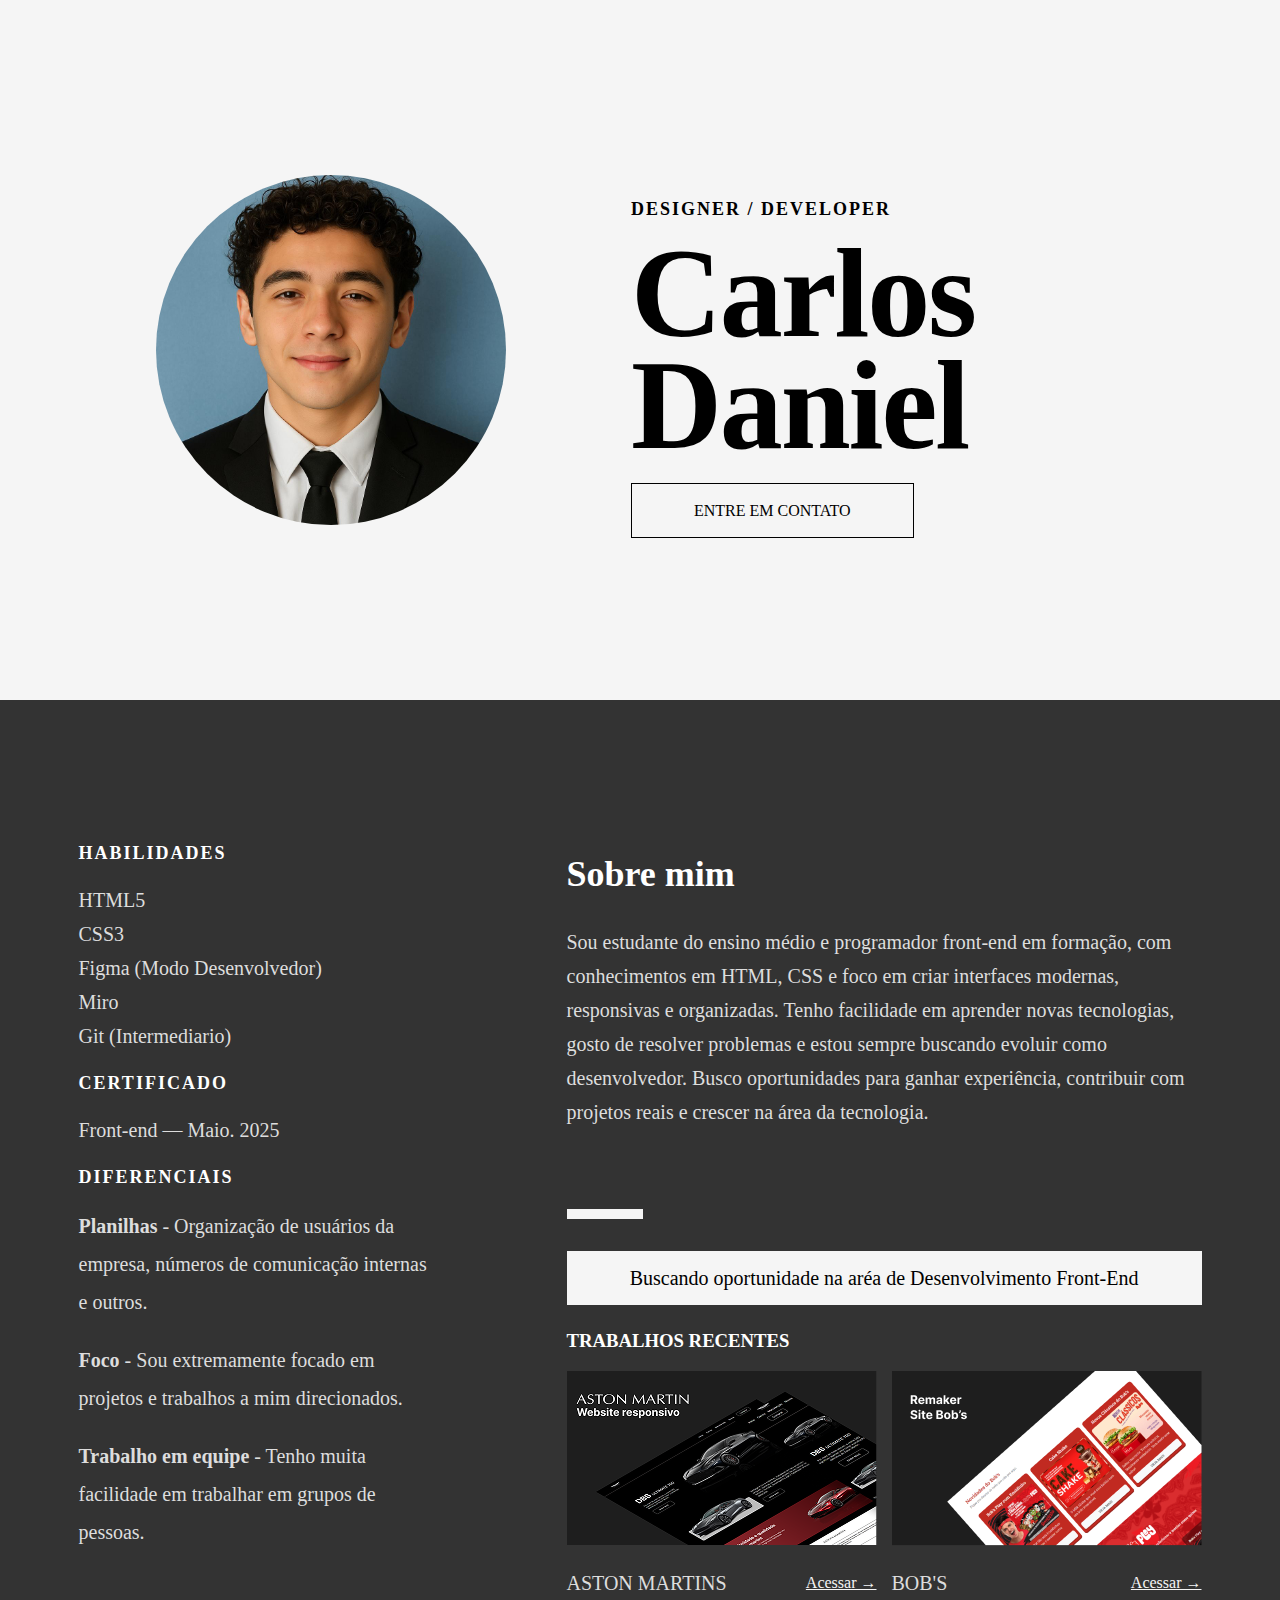
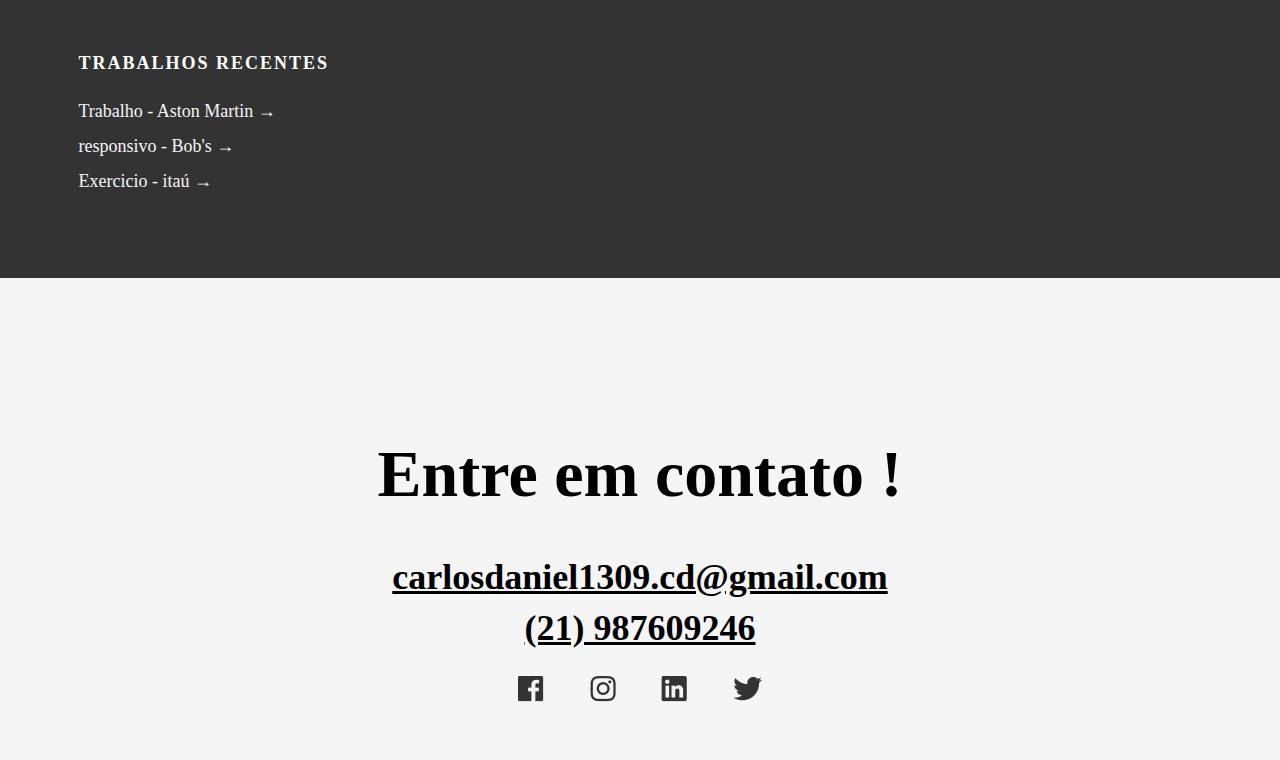
<file: index.html>
<html>
<head>
  <meta charset="UTF-8">
  <meta name="viewport" content="width=device-width, initial-scale=1.0">
  <title>Sobre Mim</title>
  <link rel="stylesheet" href="css/estilo.css">
</head>
<body>
  <header>
    <div class="container">
      <div class="imagem_perfil">
        <img src="Imagens/foto_curriculo.jpg" alt="Foto de perfil">
      </div>
      <div class="inicio">
        <h3>Designer / Developer</h3>
        <h1>Carlos Daniel</h1>
        <a href="https://w.app/nvgsja" target="_blank">ENTRE EM CONTATO</a>
      </div>
    </div>
  </header>
  <section>
    <div class="coluna-esquerda">
      <div class="habilidades">
        <h3>HABILIDADES</h3>
        <ul>
          <li>HTML5</li>
          <li>CSS3</li>
          <li>Figma (Modo Desenvolvedor)</li>
          <li>Miro</li>
          <li>Git (Intermediario)</li>
        </ul>
      </div>
      <div class="premiacoes">
        <h3>CERTIFICADO</h3>
        <ul>
          <li>Front-end — Maio. 2025</li>
        </ul>
      </div>
      <div class="caracteristicas">
        <h3>DIFERENCIAIS</h3>
        <ul>
          <li><b>Planilhas</b> - Organização de usuários da empresa, números de comunicação internas e outros.</li>
          <li><b>Foco</b> - Sou extremamente focado em projetos e trabalhos a mim direcionados.</li>
          <li><b>Trabalho em equipe</b> - Tenho muita facilidade em trabalhar em grupos de pessoas.</li>
          <!-- <li><b>Bold, yet practical </b> - I know when to push the boundaries vs. when to embrace simplicity to meet multiple deadlines.</li> -->
        </ul>
      </div>
      <div class="trabalhos-recentes">
        <h3>TRABALHOS RECENTES</h3>
        <ul>
            <li><a class="link-button" href="trabalhos/aston/index.html" target="_blank">Trabalho - Aston Martin →</a></li>
            <li><a class="link-button" href="trabalhos/Responsivo 3/index.html" target="_blank">responsivo - Bob's →</a></li>
            <li><a class="link-button" href="trabalhos/Aula 15/index.html" target="_blank">Exercicio - itaú →</a></li>
        </ul>
      </div>
    </div>
    <div class="coluna-direita">
      <div class="meu">
        <h2>Sobre mim</h2>
        <p>Sou estudante do ensino médio e programador front-end em formação, com conhecimentos em HTML, CSS e foco em criar interfaces modernas, responsivas e organizadas. Tenho facilidade em aprender novas tecnologias, gosto de resolver problemas e estou sempre buscando evoluir como desenvolvedor. Busco oportunidades para ganhar experiência, contribuir com projetos reais e crescer na área da tecnologia.</p>
        <div class="barra_destaque"></div>
      </div>
      <!-- <div class="experiencia">
        <h2>Experiência</h2>
        <div class="cartao">-->
            <div class="buscando">
                <p>Buscando oportunidade na aréa de Desenvolvimento Front-End</p>
            </div>
          <!--<div class="detalhes_experiencia">
            <h3>Front-End Developer — Dropbox</h3>
            <h4>Mar. 2020 - Present</h4>
          </div>
          <p>Describe your responsibilities.  Tum dicere exorsus est cur verear, ne ad id omnia referri oporteat, ipsum per se ipsam voluptatem, quia consequuntur magni dolores eos, qui blanditiis praesentium voluptatum deleniti atque insitam in ea quid est eligendi optio, cumque nihil ut ipsi auctori huius disciplinae placet: constituam, quid.</p>
        </div>
        <div class="cartao">
          <div class="detalhes_experiencia">
            <h3>Visual Designer — OutboundEngine</h3>
            <h4>Sept. 2017 - Mar. 2020</h4>
          </div>
          <p>Describe your responsibilities.  Tum dicere exorsus est cur verear, ne ad id omnia referri oporteat, ipsum per se ipsam voluptatem, quia consequuntur magni dolores eos, qui blanditiis praesentium voluptatum deleniti atque insitam in ea quid est eligendi optio, cumque nihil ut ipsi auctori huius disciplinae placet: constituam, quid.</p>
        </div>
        <div class="cartao">
          <div class="detalhes_experiencia">
            <h3>Lead Designer — Scrypt, Inc.</h3>
            <h4>Jun. 2014 - Set. 2017</h4>
          </div>
          <p>Describe your responsibilities.  Tum dicere exorsus est cur verear, ne ad id omnia referri oporteat, ipsum per se ipsam voluptatem, quia consequuntur magni dolores eos, qui blanditiis praesentium voluptatum deleniti atque insitam in ea quid est eligendi optio, cumque nihil ut ipsi auctori huius disciplinae placet: constituam, quid.</p>
        </div>
        <div class="cartao">
          <div class="detalhes_experiencia">
            <h3>UI Designer — Pinger Inc.</h3>
            <h4>Jun. 2014 - Sept. 2017</h4>
          </div>
          <p>Describe your responsibilities.  Tum dicere exorsus est cur verear, ne ad id omnia referri oporteat, ipsum per se ipsam voluptatem, quia consequuntur magni dolores eos, qui blanditiis praesentium voluptatum deleniti atque insitam in ea quid est eligendi optio, cumque nihil ut ipsi auctori huius disciplinae placet: constituam, quid.</p>
        </div>
      </div>
      <div class="formacao">
        <div class="barra_destaque"></div>
        <h2>Educação</h2>
        <div class="detalhes_formacao">
          <h3>ENSINO MEDIO — CURSANDO</h3>
          <h4>Cursando</h4>
        </div>
        <div class="detalhes_formacao">
            <h3>DESENVOLVEDOR FRONT-END — SENAI BARRETO</h3>
            <h4>Maio 2025</h4>
          </div>
      </div>
    </div> -->
    <div class="trabalhos-recentes2">
      <h3>TRABALHOS RECENTES </h3>
        </div>
        <div class="botaoimagem">
          <div class="div1">
          <a href="trabalhos/aston/index.html" target="_blank"><img src="Imagens/simplewebsite.png" alt="FotoTrabalhos"></a>
          <ul>
          <li><p>ASTON MARTINS</p></li>
          <li><a href="trabalhos/aston/index.html" target="_blank">Acessar →</a></li>
          </ul>
          </div>
          <div class="div2">
          <a href="trabalhos/Responsivo 3/index.html" target="_blank>"><img src="Imagens/Group 15.png" alt="FotoTrabalhos"></a>
          <ul>
          <li><p>BOB'S</p></li>
          <li><a href="trabalhos/Responsivo 3/index.html" target="_blank">Acessar →</a></li>
          </ul>
          </div>
      </div>
    </div>
  </section>
  <footer>
    <div class="conteudo">
      <h2>Entre em contato !</h2>
      <div class="tell">
        <h3><a href="mailto: --carlosdaniel1309.cd@gmail.com">carlosdaniel1309.cd@gmail.com</a></h3>
        <a href="tel: +552198760-9246">(21) 987609246</a>
      </div>
      <div class="redes">
        <a href="#" target="_blank"><img src="Imagens/facebook (1).png" alt="Facebook"></a>
        <a href="#" target="_blank"><img src="Imagens/instagram (1).png" alt="Instagram"></a>
        <a href="#" target="_blank"><img src="Imagens/linkedin (1).png" alt="LinkedIn"></a>
        <a href="#" target="_blank"><img src="Imagens/twitter (1).png" alt="Twitter"></a>
      </div>
    </div>
  </footer>

</body>
</html>
</file>
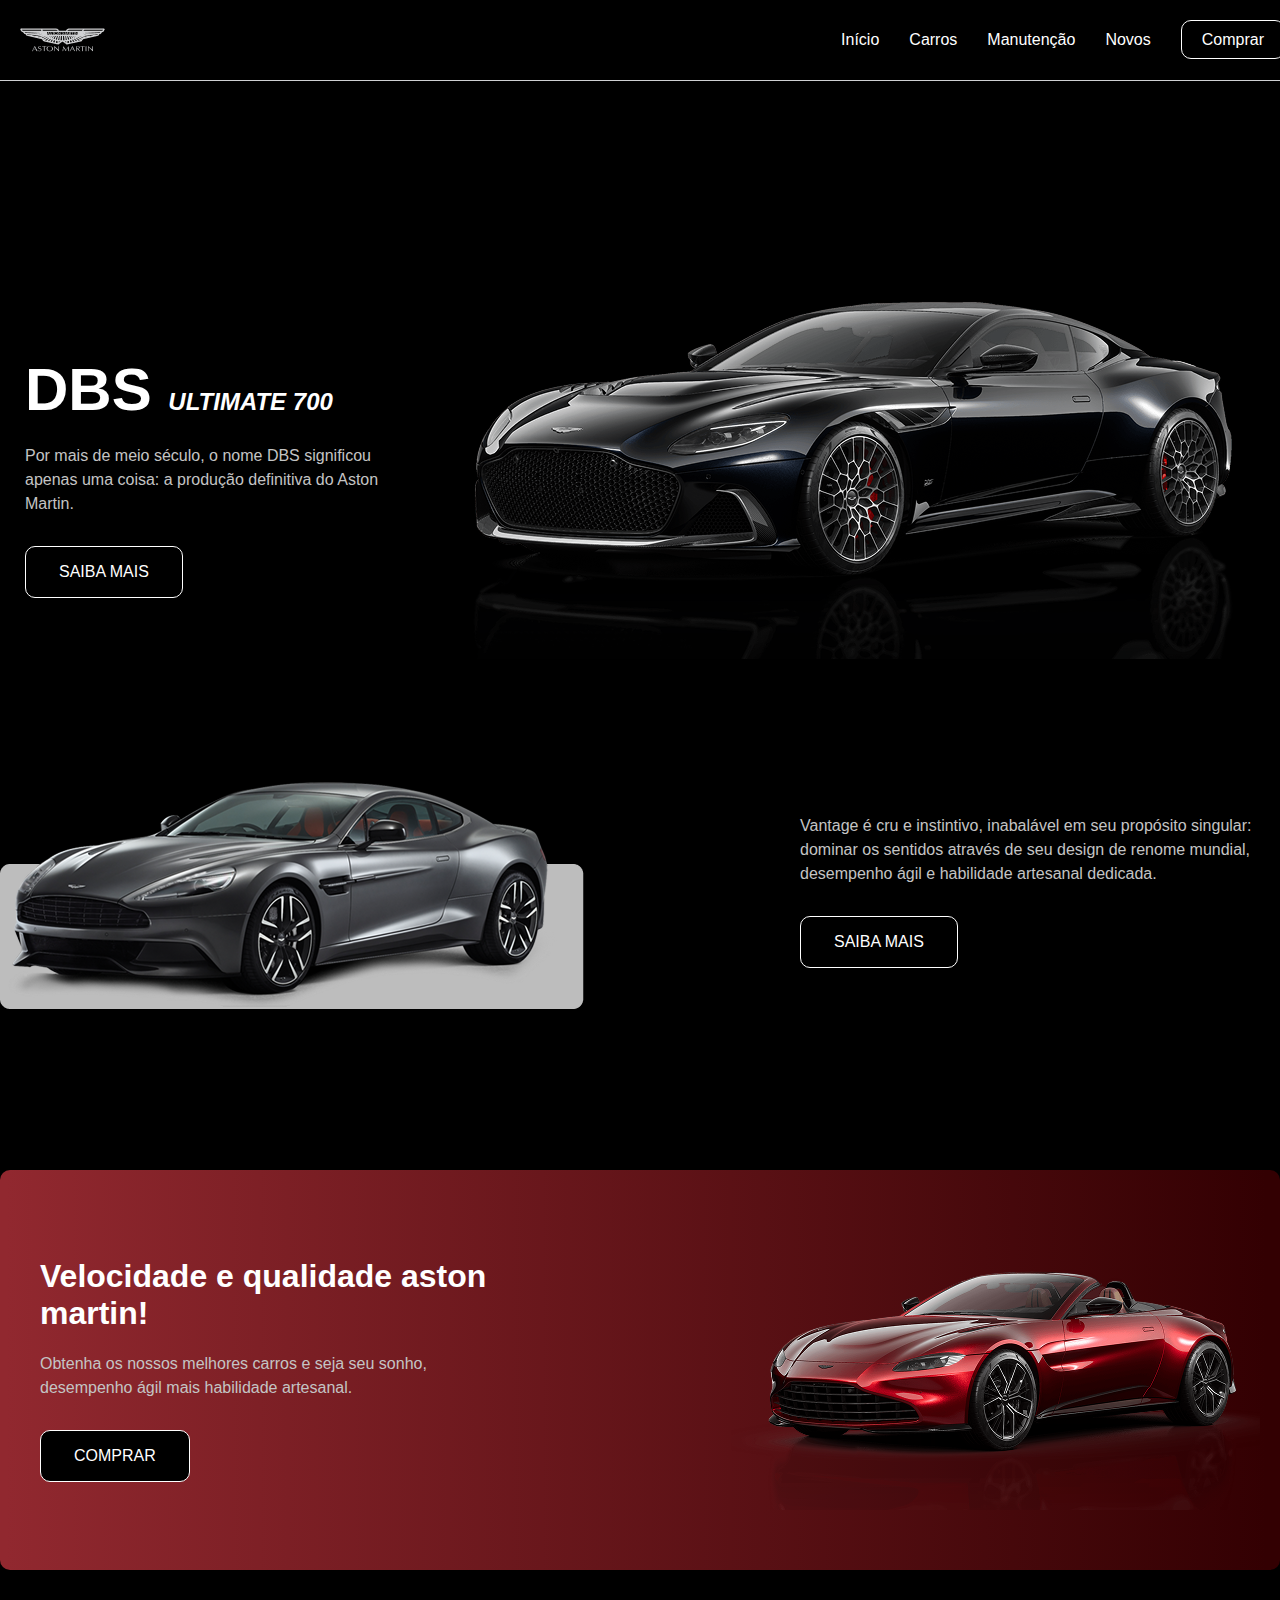
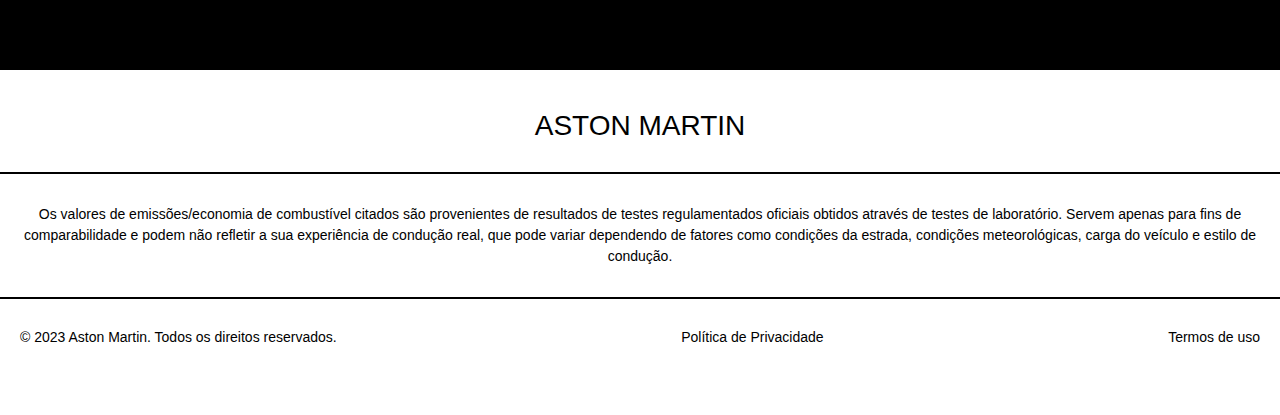
<file: trabalhos/aston/index.html>
<html>
    <head>
        <meta charset="UTF-8">
        <meta name="viewport" content="width=device-width, initial-scale=1.0">
        <title>Projeto Final</title>
        <link rel="stylesheet" href="css/estilo.css">
        <link rel="stylesheet" href="font/">
    </head>

<body>
    <header>
        <div class="cabecalho">
            <div class="img">
                <img src="imagem/logo.png" alt="logo_Aston Martin">
            </div>

            <div class="botoes_cabecalho">
                <ul>
                    <li><a class="btn" href="#">Início</a></li>
                    <li><a class="btn" href="#">Carros</a></li>
                    <li><a class="btn" href="#">Manutenção</a></li>
                    <li><a class="btn" href="#">Novos</a></li>
                    <li><a class="btn_comprar_cabecalho" href="#">Comprar</a></li>
                </ul>
            </div>
        </div>
    </header>

    <section>
        <div class="block1">
            <div class="block1_card">
                <h2><span class="destaque1">DBS</span> <span class="destaque2">ULTIMATE 700</span></h2>
                <p>Por mais de meio século, o nome DBS significou apenas uma coisa: a produção definitiva do Aston Martin.</p>
                <div class="btn1">
                    <a href="#" target="_blank">SAIBA MAIS</a>
                </div>
            </div>
            <div>
                <img src="imagem/Martin.png" alt="Aston Martin DBS Ultimate 700">
            </div>
        </div>

        <div class="block2">
            <div>
                <img src="imagem/carro2.png" alt="Aston Martin Vantage">
            </div>
            <div class="block2_card">
                <p>Vantage é cru e instintivo, inabalável em seu propósito singular: dominar os sentidos através de seu design de renome mundial, desempenho ágil e habilidade artesanal dedicada.</p>
                <div class="btn1">
                    <a href="#" target="_blank">SAIBA MAIS</a>
                </div>
            </div>
        </div>

        <div class="block3">
            <div class="block3_text">
                <h2>Velocidade e qualidade aston martin!</h2>
                <p>Obtenha os nossos melhores carros e seja seu sonho, desempenho ágil mais habilidade artesanal.</p>
                <a class="btn2" href="#" target="_blank">COMPRAR</a>
            </div>
            <div class="block3_img">
                <img src="imagem/carro3.png" alt="Aston Martin Vermelho">
            </div>
        </div>
    </section>

    <footer>
        <h2>ASTON MARTIN</h2>
        <div class="text_footer">
            <p>Os valores de emissões/economia de combustível citados são provenientes de resultados de testes regulamentados oficiais obtidos através de testes de laboratório. Servem apenas para fins de comparabilidade e podem não refletir a sua experiência de condução real, que pode variar dependendo de fatores como condições da estrada, condições meteorológicas, carga do veículo e estilo de condução.</p>
        </div>

        <div class="text2_footer">
            <p>© 2023 Aston Martin. Todos os direitos reservados.</p>
            <p><a href="#">Política de Privacidade</a></p>
            <p><a href="#">Termos de uso</a></p>
        </div>
    </footer>
</body>
</html>
</file>
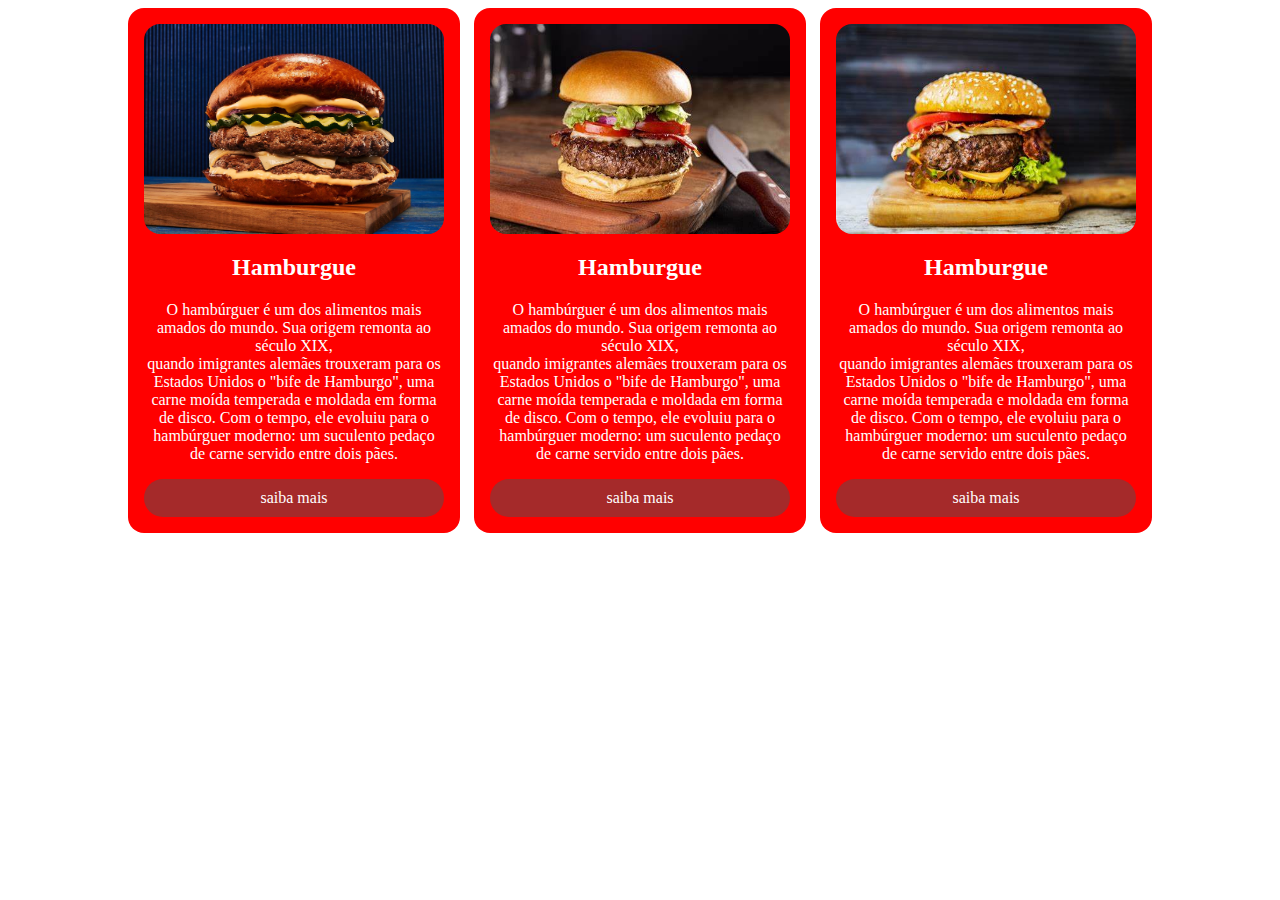
<file: trabalhos/Aula 13/index.html>
<html>
	<head>
			<meta charset="utf-8">
			<title>Card-Hambúrgue</title>
			<link rel="stylesheet" href="css/estilo.css">
	</head>
	<body>
			<div class="container">

			   <div class="box">
				   <img src="imagem/R.jpg">
				   <h2>Hamburgue</h2>
				   <p>O hambúrguer é um dos alimentos mais amados do mundo. Sua origem remonta ao século XIX,<br> quando imigrantes alemães trouxeram para os Estados Unidos o "bife de Hamburgo", uma carne moída temperada e moldada em forma de disco. Com o tempo, ele evoluiu para o hambúrguer moderno: um suculento pedaço de carne servido entre dois pães.</p>
				   <a href="" target="_blank" class="botao">saiba mais</a>
			   </div>

			   <div class="box">
				  <img src="imagem/OIP (2).jpg">
				  <h2>Hamburgue</h2>
				  <p>O hambúrguer é um dos alimentos mais amados do mundo. Sua origem remonta ao século XIX,<br> quando imigrantes alemães trouxeram para os Estados Unidos o "bife de Hamburgo", uma carne moída temperada e moldada em forma de disco. Com o tempo, ele evoluiu para o hambúrguer moderno: um suculento pedaço de carne servido entre dois pães.</p>
				  <a href="" target="_blank" class="botao">saiba mais</a>
			  </div>

			   <div class="box">
				  <img src="imagem/OIP (1).jpg">
				  <h2>Hamburgue</h2>
				  <p>O hambúrguer é um dos alimentos mais amados do mundo. Sua origem remonta ao século XIX,<br> quando imigrantes alemães trouxeram para os Estados Unidos o "bife de Hamburgo", uma carne moída temperada e moldada em forma de disco. Com o tempo, ele evoluiu para o hambúrguer moderno: um suculento pedaço de carne servido entre dois pães.</p>
				  <a href="" target="_blank" class="botao">saiba mais</a>
			   </div>

			</div>
	</body>
</html>
</file>
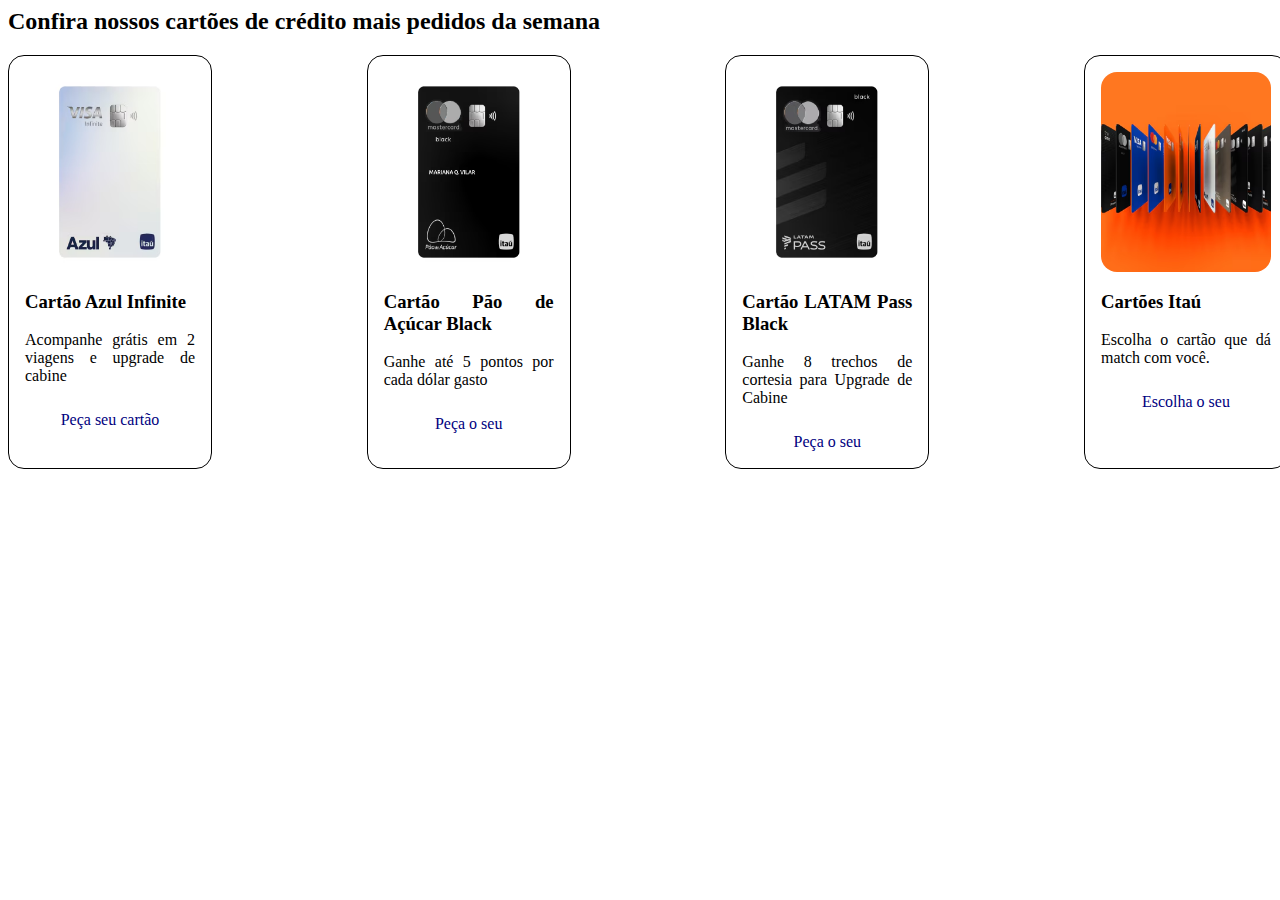
<file: trabalhos/Aula 14/index.html>
<html>

	<head>
		<meta charset="utf-8">
		<title>Itaú</title>
		<link rel="stylesheet" href="estilo.css">
	</head>

	<body>
		<h2>Confira nossos cartões de crédito mais pedidos da semana</h2>
		<div class="container">
			<div class="box">
				<img src="imagem/cartao 1.png">
				<h3>Cartão Azul Infinite</h3>
				<p>Acompanhe grátis em 2 viagens e upgrade de cabine</p>
				<a class="btn" href="">Peça seu cartão</a>
			</div>
			<div class="box">
				<img src="imagem/cartao 2.png">
				<h3>Cartão Pão de Açúcar Black</h3>
				<p>Ganhe até 5 pontos por cada dólar gasto</p>
				<a class="btn" href="">Peça o seu</a>
			</div>
			<div class="box">
				<img src="imagem/cartao 3.png">
				<h3>Cartão LATAM Pass Black</h3>
				<p>Ganhe 8 trechos de cortesia para Upgrade de Cabine</p>
				<a class="btn" href="">Peça o seu</a>
			</div>
			<div class="box">
				<img src="imagem/cartao 4.png">
				<h3>Cartões Itaú</h3>
				<p>Escolha o cartão que dá match com você.</p>
				<a class="btn" href="">Escolha o seu</a>
			</div>
		</div>
	</body>

</html>
</file>
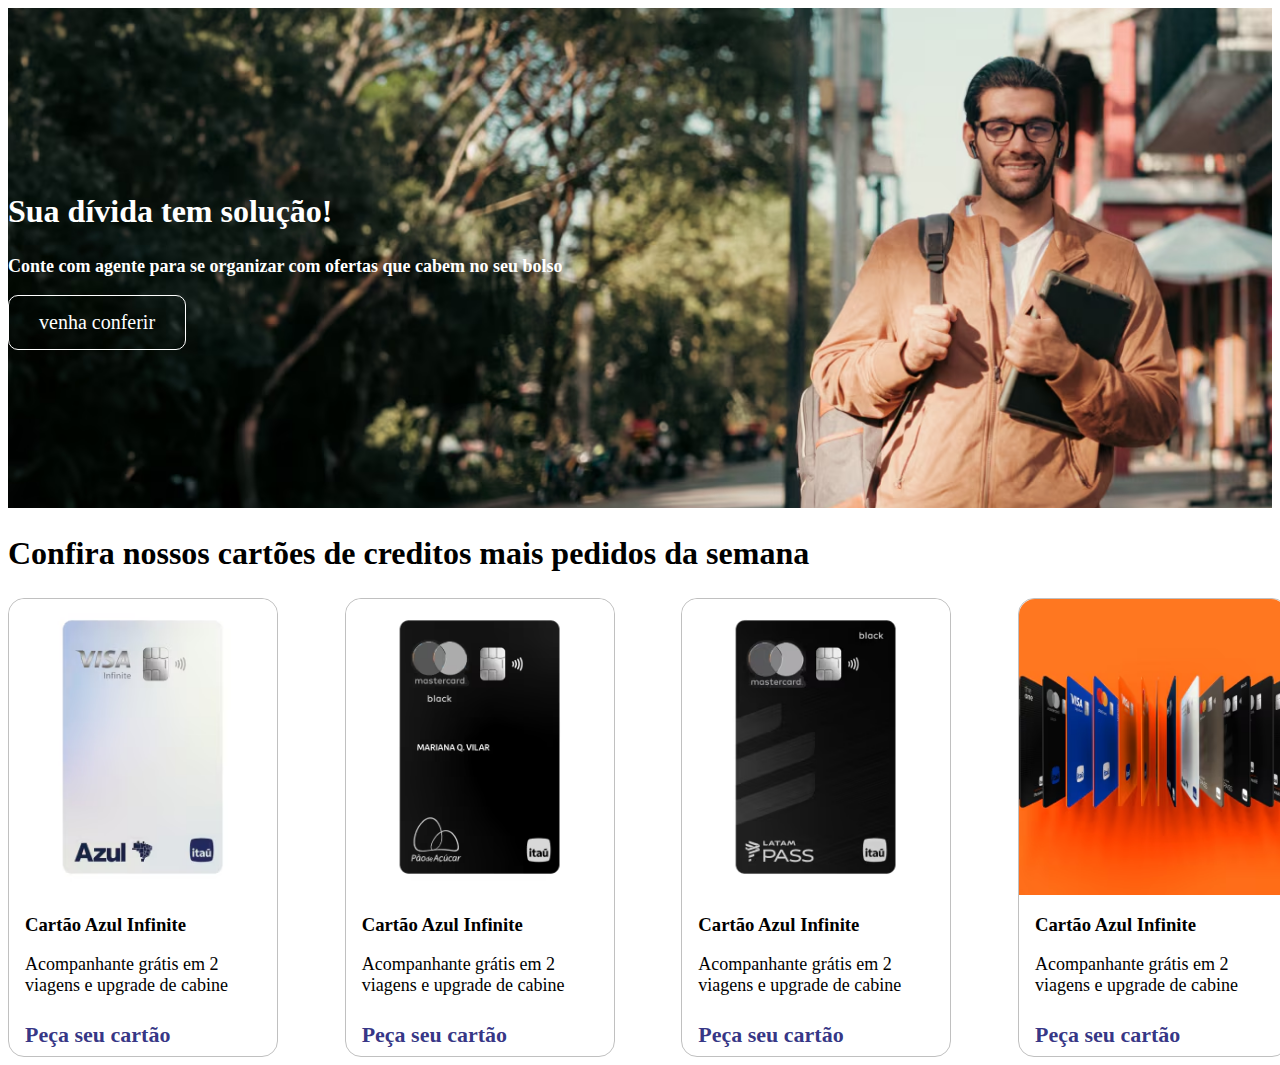
<file: trabalhos/Aula 15/index.html>
<html>
<head>
    <meta charset="UTF-8">
    <title>Itaú</title>
    <link rel="stylesheet" href="estilo.css">
</head>
<body>
    <div id="banner">
        <div class="container">
            <div class="content">
                <h2>Sua dívida tem solução!</h2>
                <p>Conte com agente para se organizar com ofertas que cabem no seu bolso</p>
                <a class="btn" href="#">venha conferir</a>
            </div>
        </div>
    </div>
    <div class="section">
        <div class="container">
            <h2>Confira nossos cartões de creditos mais pedidos da semana</h2>
        </div>
        <div class="container">
            <div class="card">
                <img src="images/01.avif" alt="">
                <div class="content">
                    <h3>Cartão Azul Infinite</h3>
                    <p>Acompanhante grátis em 2 viagens e upgrade de cabine</p>
                </div>
                <div class="content">
                    <a class="btn-secound" href="#">Peça seu cartão</a>
                </div>
            </div>
            <div class="card">
                <img src="images/02.avif" alt="">
                <div class="content">
                    <h3>Cartão Azul Infinite</h3>
                    <p>Acompanhante grátis em 2 viagens e upgrade de cabine</p>
                </div>
                <div class="content">
                    <a class="btn-secound" href="#">Peça seu cartão</a>
                </div>
            </div>
            <div class="card">
                <img src="images/03.avif" alt="">
                <div class="content">
                    <h3>Cartão Azul Infinite</h3>
                    <p>Acompanhante grátis em 2 viagens e upgrade de cabine</p>
                </div>
                <div class="content">
                    <a class="btn-secound" href="#">Peça seu cartão</a>
                </div>
            </div>
            <div class="card">
                <img src="images/04.avif" alt="">
                <div class="content">
                    <h3>Cartão Azul Infinite</h3>
                    <p>Acompanhante grátis em 2 viagens e upgrade de cabine</p>
                </div>
                <div class="content">
                    <a class="btn-secound" href="#">Peça seu cartão</a>
                </div>
            </div>
        </div>
    </div>
</body>
</html>
</file>
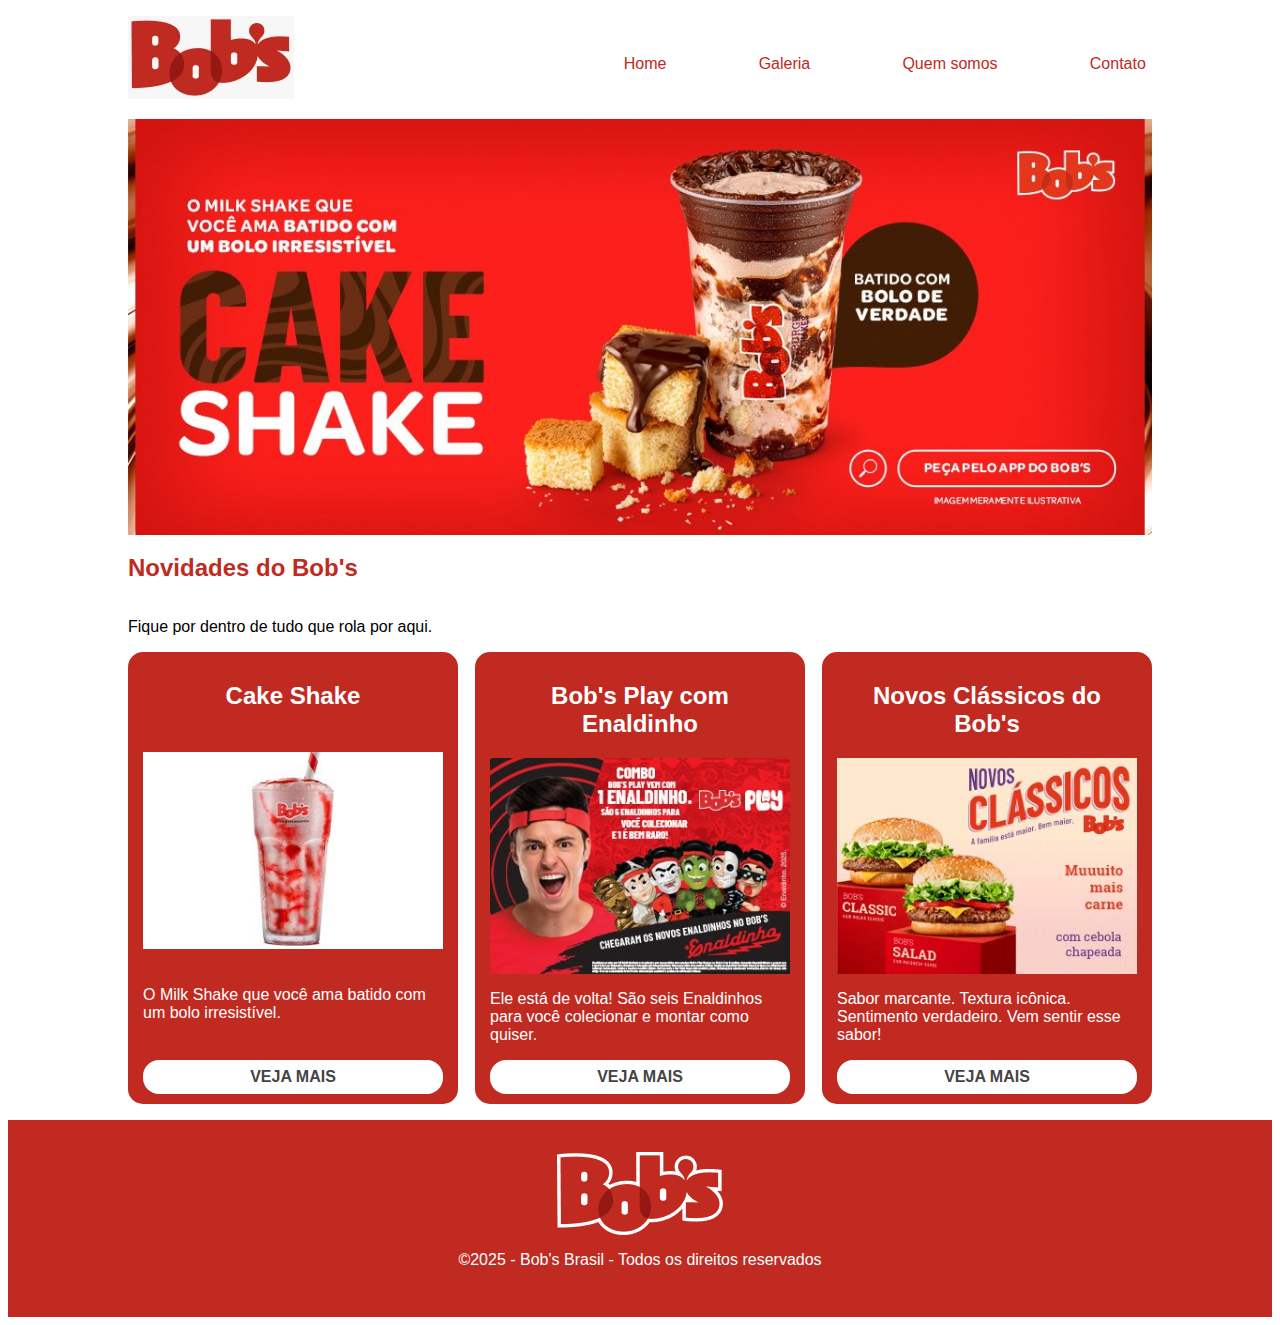
<file: trabalhos/Responsivo 3/index.html>
<html>
<head>
    <meta charset="UTF-8">
    <meta name="viewport" content="width=device-width, initial-scale=1.0">
    <title>Responsivo BOB'S</title>
    <link rel="stylesheet" href="css/estilo.css">
</head>

<body>
    <header>
        <div class="container1">
            <div class="logo_bobs">
                <img src="imagens/logo.png">
            </div>

            <div class="btn">
                <ul>
                    <li><a href="#" target="_blank">Home</a></li>
                    <li><a href="#" target="_blank">Galeria</a></li>
                    <li><a href="#" target="_blank">Quem somos</a></li>
                    <li><a href="#" target="_blank">Contato</a></li>
                </ul>
            </div>
        </div>

    </header>
    <div class="cake_shake">
        <img src="imagens/Banner 1.jpg">
    </div>

    <div class="section">
        <div class="container2">
            <h2>Novidades do Bob's</h2>
            <p>Fique por dentro de tudo que rola por aqui.</p>
            <div class="boxes">
                <div class="box">
                    <h2>Cake Shake</h2>
                    <img src="imagens/milkshake_de_morango.jpg" alt="milkshake_de_morango">
                    <p>O Milk Shake que você ama batido com um bolo irresistível.
                    </p>
                    <a class="botao_box" href="#" target="_blank">Veja mais</a>
                </div>

                <div class="box">
                    <h2>Bob's Play com Enaldinho</h2>
                    <img src="imagens/enaldinho.jpg" alt="milkshake_de_morango">
                    <p>Ele está de volta! São seis Enaldinhos para você colecionar e montar como quiser.
                    </p>
                    <a class="botao_box" href="#" target="_blank">Veja mais</a>
                </div>

                <div class="box">
                    <h2>Novos Clássicos do Bob's</h2>
                    <img src="imagens/classicos.jpg" alt="milkshake_de_morango">
                    <p>Sabor marcante. Textura icônica. Sentimento verdadeiro. Vem sentir esse sabor!
                    </p>
                    <a class="botao_box" href="#" target="_blank">Veja mais</a>
                </div>
            </div>
        </div>
    </div>
    <div class="footer">
        <img src="imagens/logo 2.png" alt="logo do bobs">
        <p>&copy;2025 - Bob's Brasil - Todos os direitos reservados</p>
    </div>
</body>
</html>
</file>
<file: css/estilo.css>
:root {
    --color-primary: #333333;
    --color-secundary: #F5F5F5;
    --color-ad: #DDDDDD;

}

body{
  background-color: var(--color-primary);
  margin: 0 auto;
}
header {
    background: var(--color-secundary);
    justify-content: center;
    margin: 0 auto;
    display: flex;
  }
  
  .container {
    display: flex;
    max-width: 1440px;
    height: 700px;
    align-items: center;
  }
  
  .imagem_perfil {
    padding-left: 156px;
  }
  
  .imagem_perfil img {
    width: 350px;
    height: 350px;
    border-radius: 100%;
  }
  
  .inicio {
    padding: 0 125px;
  }
  
  .inicio h1 {
    color: black;
    font-size: 126px;
    letter-spacing: -2.17px;
    line-height: 112px;
    margin-bottom: 40px;
    margin-top: 10px;
  }
  
  .inicio h3 {
    font-size: 18px;
    letter-spacing: 2px;
    text-transform: uppercase;
    color: black;
  }
  
  .inicio a {
    border: 1px solid black;
    background: var(--color-secundary);
    color: black;
    text-decoration: none;
    text-align: center;
    padding: 18px 62px;
  }
  
  
  section {
    display: flex;
    justify-content: center;
    width: 100%;
    height: auto;
    background-color: var(--color-primary);
  }
  
  .habilidades{
    color: var(--color-ad);
  }
  .premiacoes{
    color: var(--color-ad);
  }
  .caracteristicas {
    margin-bottom: 100px;
    color: var(--color-ad);
  }
  
  .coluna-esquerda {
    margin-top: 123px;
    width: 350px;
    height: auto;
    background-color: var(--color-primary);
  }
  
  .coluna-esquerda h3 {
    color: white;
    font-weight: 700;
    font-size: 18px;
    line-height: 24px;
    letter-spacing: 2px;
    text-transform: uppercase;
  }
  
  .coluna-esquerda p,
  .coluna-esquerda li {
    font-weight: 400;
    font-size: 20px;
    line-height: 34px;
    letter-spacing: 0;
  }
  
  .caracteristicas li {
    line-height: 38px;
    margin-bottom: 20px;
  }
  
  .trabalhos-recentes li {
    color: var(--color-ad);
  }
  
  .trabalhos-recentes a {
    text-decoration: none; 
    color:   var(--color-secundary);
    font-size: 18px;
  }
  
  .trabalhos-recentes a:hover {
    text-decoration: underline; 
  }
.trabalhos-recentes2 h3{
  color: white;
}

.botaoimagem{
  display: flex;
  justify-content: space-between;
}

.div1 ul{
  display: flex;
  justify-content: space-between;
  align-items: center;
}

.div1 a{
  color: var(--color-secundary);
}

.div2 ul{
  display: flex;
  justify-content: space-between;
  align-items: center;
}

.div2 a{
  color: var(--color-secundary);
}
  .trabalhos-recentes2 li {
    color: var(--color-ad);
  }
  
  .trabalhos-recentes2 a {
    text-decoration: none; 
    color:   var(--color-secundary);
    font-size: 18px;
  }
  
  .trabalhos-recentes2 a:hover {
    text-decoration: underline; 
  }
  .coluna-direita {
    width: 635px;
    height: auto;
    margin-top: 123px;
    margin-left: 138px;
    background-color: var(--color-primary);
  }
  
  .meu {
    margin-bottom: 72px;
    width: 635px;
    height: 326px;
    color: white;
  }
  
  .coluna-direita p {
    font-weight: 400;
    font-size: 20px;
    line-height: 34px;
    color: var(--color-ad);
  }

  .tell {
    display: block;
  }
  .tell a{
    display: block;
    font-weight: 900;
    font-size: 36px;
    line-height: 15px;
    color: black;
    margin: 0 auto;
    
  }
  .barra_destaque {
    background: var(--color-secundary);
    width: 76px;
    height: 10px;
    margin-top: 80px;
  }

  .coluna-direita h2 {
    font-size: 36px;
  }
  
  .cartao {
    width: 635px;
    margin-bottom: 64px;
  }
  
  .cartao p {
    line-height: 32px;
    margin-top: -8px;
  }
  
  .detalhes_experiencia {
    display: flex;
    justify-content: space-between;
    max-width: 100%;
    margin-top: -20px;
  }
  .buscando{
    background: var(--color-secundary);
    padding: 10px;
    text-align: center;
    margin-bottom: 25px;
  }
  .buscando p{
    margin: 0 auto;
    color: black;
  }
  .detalhes_experiencia h3 {
    color: white;
  }
  .detalhes_experiencia h4 {
    font-weight: 400;
  }
  .formacao h2 {
    margin-top: 70px;
    color: white;
  }
  
  .detalhes_formacao {
    display: flex;
    justify-content: space-between;
    margin-top: -20px;
  }
  .experiencia{
    color: white;
  }
  .detalhes_formacao h3 {
    color: var(--color-ad);
  }
  .detalhes_formacao h4 {
    font-weight: 400;
    color: var(--color-ad);
  }
  ul {
    list-style: none;
    padding-left: 0;
    margin: 0;
  }
  

  footer {
    display: flex;
    align-content: center;
    max-width: 100%;
    background: var(--color-secundary);
    margin-top: 80px;
  }
  
  .conteudo {
    text-align: center;
    width: 793px;
    height: auto;
    margin: 0 auto;
    padding: 100px 0px;
  }
  
  .conteudo h2 {
    font-weight: 900;
    font-size: 66px;
    line-height: 82px;
    color: black;
  }
  
  .conteudo h3 {
    font-weight: 900;
    font-size: 36px;
    line-height: 46px;
    color: black;
  }
  
  .redes {
    width: 244px;
    height: 24px;
    display: flex;
    justify-content: space-between;
    margin: 0 auto;
    color: white;
  }

  .redes a{
    padding: 40px 0px;
  }

  @media (max-width: 1023px) {

  header, section, footer {
    flex-direction: column;
    align-items: center;
    text-align: center;
  }

  .container {
    flex-direction: column;
    height: auto;
    padding: 40px 20px;
  }

  .imagem_perfil {
    padding-left: 0;
    margin-bottom: 30px;
  }

  .imagem_perfil img {
    width: 200px;
    height: 200px;
  }

  .inicio {
    padding: 0 20px;
  }

  .inicio h1 {
    font-size: 48px;
    line-height: 56px;
  }

  .inicio h3 {
    font-size: 14px;
  }

  .inicio a {
    padding: 12px 24px;
    font-size: 14px;
  }

  .coluna-esquerda, .coluna-direita {
    width: 100%;
    margin: 0;
  }

  .coluna-direita {
    margin-left: 0;
  }

  .meu {
    width: 100%;
    height: auto;
  }

  .cartao {
    width: 100%;
  }

  .barra_destaque {
    width: 40px;
    height: 6px;
    margin: 20px auto;
  }

  .detalhes_experiencia,
  .detalhes_formacao {
    flex-direction: column;
    align-items: center;
    gap: 10px;
  }

  .conteudo {
    width: 100%;
  }

  .conteudo h2 {
    font-size: 36px;
    line-height: 48px;
  }

 .conteudo h3 {
    font-size: 16px;
    line-height: 24px;
  }

  .tell a {
    font-size: 22px;
    line-height: 20px;
  }

  .redes {
    width: 100%;
    flex-wrap: wrap;
    justify-content: center;
    gap: 12px;
    margin-top: 20px;
  }

  ul {
    padding: 0 20px;
  }
}
</file>
<file: trabalhos/aston/css/estilo.css>
* {
    margin: 0 ;
    padding: 0 ;
    font-family: 'Lucida Sans', 'Lucida Sans Regular', 'Lucida Grande', 'Lucida Sans Unicode', Geneva, Verdana, sans-serif;
}

body {
    background-color: #000;
    color: #fff;
}

a {
    text-decoration: none;
    color: #fff;
}

header {
    width: 100%;
    border-bottom: 1px solid #D0D1D3;
    background-color: #000;
            
}

.cabecalho {
    max-width: 1296px;
    width: 100%;
    height: 80px;
    margin: 0 auto;
    display: flex;
    justify-content: space-between;
    align-items: center;
    padding: 0 20px;
}

.img img {
    max-height: 30px;
}

.botoes_cabecalho ul {
    display: flex;
    list-style: none;
    align-items: center;
}

.botoes_cabecalho li {
    margin: 0 15px;
}

.btn {
    font-size: 16px;
    font-weight: 400;
    transition: color 0.3s ease;
}

.btn:hover {
    color: #ccc;
}

.btn_comprar_cabecalho {
    padding: 10px 20px;
    border: 1px solid #fff;
    border-radius: 10px;
    font-size: 16px;
    transition: all 0.3s ease;
}

.btn_comprar_cabecalho:hover {
    background-color: #fff;
    color: #000;
}

section {
    max-width: 100%;
    padding-top: 80px;
    margin-top: 132px;
    align-items: center;
    justify-content: space-between;
}

.block1 {
    display: flex;
    max-width: 1296px;
    margin: 0 auto;
    align-items: center;
    justify-content: center;
    background-color: #000;
}

.block1_card {
    max-width: 380px;
    margin: 0 auto;
}

.destaque1{
    font-weight: bold;
    margin-right: 10px;
    font-size: 60px;
}

.destaque2{
    font-weight: 300px;
    font-style: italic;
}

.block1_card h2 {
    font-size: 24px;
    margin-bottom: 20px;
    font-weight: 300px;
}

.block1_card p {
    color: #C4C4C4;
    font-size: 16px;
    line-height: 1.5;
    margin-bottom: 30px;
}

.block1 img {
    max-width: 100%;
    height: auto;
}

.block2 {
    display: flex;
    max-width: 1296px;
    margin: 52px auto;
    padding: 0;
    align-items: center;
    justify-content: space-between;
      
}

.block2 img {
    max-width: 100%;
    height: auto;
}

.block2_card {
    max-width: 480px;
    padding-left: 40px;
}

.block2_card p {
    color: #C4C4C4;
    font-size: 16px;
    line-height: 1.5;
    margin-bottom: 30px;
}

.block3 {
    max-width: 1296px;
    margin: 100px auto;
    padding: 60px 20px;
    display: flex;
    align-items: center;
    justify-content: space-between;
    background: linear-gradient(89.95deg, #91282F 0.44%, #330002 98.92%);
    border-radius: 10px;
}

.block3_text {
    max-width: 450px;
    padding: 0 20px;
}

.block3_text h2 {
    font-size: 32px;
    margin-bottom: 20px;
    font-weight: 600;
}

.block3_text p {
    color: #C4C4C4;
    font-size: 16px;
    line-height: 1.5;
    margin-bottom: 30px;
}

.block3_img img {
    max-width: 100%;
    height: auto;
}

.btn1 {
    margin-top: 30px;
}

.btn1 a, .btn2 {
    background-color: #000000;
    display: inline-block;
    padding: 16px 33px;
    border: 1px solid #fff;
    border-radius: 10px;
    font-size: 16px;
    text-align: center;
}

.btn1 a:hover, .btn2:hover {
    background-color: #fff;
    color: #000;
}

footer {
    padding: 40px 0;
    background-color: #ffffff;
    color: #000000;
}

footer h2 {
    text-align: center;
    font-size: 28px;
    margin-bottom: 30px;
    font-weight: 400;
    color: #000000;
    
}

.text_footer {
    max-width: 1310px;
    margin: 30px auto;
    padding: 30px 20px;
    border-top: 2px solid #000000;
    border-bottom: 2px solid #000000;
    text-align: center;
    color: #000000;
}

.text_footer p {
    color: #C4C4C4;
    font-size: 14px;
    line-height: 1.5;
    color: #000000;
}

.text2_footer {
    display: flex;
    justify-content: space-between;
    max-width: 1310px;
    margin: 30px auto;
    padding: 0 20px;
    color: #000000;
}

.text2_footer p {
    color: #C4C4C4;
    font-size: 14px;
    color: #000000;
}

.text2_footer a {
    color: #C4C4C4;
    color: #000000;
}

.text2_footer a:hover {
    color: #555555;
}

@media screen and (max-width: 1200px) {
    .block1, .block2, .block3 {
        max-width: 95%;
    }
            
    .block1, .block2 {
    flex-direction: column;
    text-align: center;
    padding: 50px 20px;
    }
    
    .block1_card, .block2_card {
    max-width: 80%;
    padding: 0;
    margin-bottom: 40px;
    }
    
    .block1 img, .block2 img {
    max-width: 80%;
    margin: 0;
    }
    
    .block3 {
    flex-direction: column;
    text-align: center;
    }
    
    .block3_text {
        max-width: 80%;
        margin-bottom: 40px;
        padding: 0;
    }
    
    .block3_img {
        padding: 0;
    }
            

    .cabecalho {
        width: 100%;
        display: flex;
        flex-direction: column;
        align-items: center;
        height: auto;
        padding: 20px;

    }

    .img {
        margin-bottom: 20px;

    }

    .botoes_cabecalho ul {
        flex-direction: column;
    }

    .botoes_cabecalho li {
        margin: 10px 0;
    }

    .text2_footer {
        flex-direction: column;
        align-items: center;
        text-align: center;
    }

    .text2_footer p {
        margin: 10px 0;
         
    }
    
    .block1_card h2 {
        font-size: 36px;
    }

    .block3_text h2 {
        font-size: 28px;
    }

    .btn1 a, .btn2 {
        padding: 12px 24px;
        font-size: 14px;
    }

    .block1, .block2, .block3 {
        padding: 30px 15px;
    }

}
</file>
<file: trabalhos/Aula 13/css/estilo.css>
body{background-color: white;}

.container{
    width: 1024px;
    height: auto;
    justify-content: space-between;
    margin: 0 auto;
    display: flex;

}
    


.box{
    width: 300px;
    height: auto;
    background-color: red;
    border-radius: 16px;
    text-align: justify;
    padding: 16px;
    
}

.box img{
    width: 100%;
    height: 210px;
    border-radius: 16px;

}

.box h2{
    color: white;
    text-align: center;

}

.box p{
    color: white;
    text-align: center;
}

.btn{
    color: black;
    border: 8px;
    border-radius: 8px;
    padding: 10px 0;
    text-align: center;
    display: block;
    text-decoration: none;
}

.botao{
    text-align: center;
    background-color: red;
    color: white;
    text-decoration: none;
    padding: 10px 0;
    display: block;
    border-radius: 20px;
}

.botao{
    background-color: brown;
}
</file>
<file: trabalhos/Aula 14/estilo.css>
.container{

width: 1280px;
height: auto;
Display: flex;
justify-content: space-between;
margin: 0 auto;
}

.box{
    background-color: #fff;
    width: 170px;
    height: 380;
    border: 1px solid black;
    padding: 16px;
    text-align: justify;
    border-radius: 16px;

}

.box img{
    width: 100%;
    height: 200px;
    border-radius: 16px;
}

.box h2{
    color: #fff;
    text-align: center;
}

.box p{
    color: black;
}

.contented{
    img;
    btm;
}

.btn{
    color: #000080;
    border-radius: 8px;
    border: 8px;
    padding: 10px 0;
    text-decoration: none;
    background-color: #fff;
    display: block;
    text-align: center;
}
</file>
<file: trabalhos/Aula 15/estilo.css>
#banner{
    width: 100%;
    height: 500px;
    background-image: url(images/banner.avif);
    background-repeat: no-repeat;
    background-size: cover;
    display: flex;
    align-items: center;
}

.container{
    width: 1280px;
    height: auto;
    margin: 0 auto;
    display: flex;
    justify-content: space-between;
}
h2{
    font-size: 32px;
}
#banner h2{
    color: #fff;
}

p{
    font-size: 18px;
}
#banner p{
    color: #fff;
    font-weight: bold;
}

.btn{
    display: inline-block;
    padding: 15px 30px;
    color: #fff;
    text-decoration: none;
    font-size: 20px;
    border-radius: 10px;
    border: 1px solid #fff;
}

.card{
    width: 268px;
    height: auto;
    border: 1px solid #c0c0c0;
    border-radius: 16px;
}

.card .content{
    padding: 0 16px 8px;
}

.card img{
    width: 100%;
    border-radius: 16px 16px 0 0;
}

.btn-secound{
    text-decoration: none;
    font-size: 22px;
    font-weight: bold;
    color: #000066cc;
}
</file>
<file: trabalhos/Responsivo 3/css/estilo.css>
*{
    font-family: 'Lucida Sans', 'Lucida Sans Regular', 'Lucida Grande', 'Lucida Sans Unicode', Geneva, Verdana, sans-serif;
}

header{
    width: 100%;
    height: auto;
    
}

.container1{
    display: flex;
    width: 1024px;
    height: auto;
    margin: 0 auto;
    justify-content: space-between;


}

.logo_bobs{
    padding-top: 8px;
}

.btn{
width: 60%;

}

.btn ul{
    width: 100%;
    display: flex;
    align-content: space-between;
    list-style-type: none;
    
}

.btn li{
    margin: 5% auto;
    height: 0 auto;
    
}

.btn a{
    text-decoration: none;
    color: #C12A21;
}

.btn a:hover{
    color: rgb(255, 3, 3);
}


.cake_shake{
    width: 1024px;
    margin: 0 auto;
}

.cake_shake img{
    width: 100%;
}




.container2{
    width: 1024px;
    margin: 0 auto;
    display: flex;
    justify-content: space-between;
    flex-direction: column;
}

.container2 h2{
    color: #C12A21;
}

.boxes{
    display: flex;
    margin-bottom: 16px;
    justify-content: space-between;
    
}

.box{
    background-color: #C12A21;
    height: auto;
    width: 300px;
    border-radius: 15px;
    padding: 10px 15px;
    color: white;
    display: flex;
    flex-direction: column;
    justify-content: space-between;
}

.box h2{
    color: white;
    text-align: center;
}

.box img{
    width: 100%;

}

.botao_box{
    color: #444;
    text-decoration: none;
    font-weight: bold;
    background-color: #fff;
    padding: 8px 16px;
    text-transform: uppercase;
    display: inline-block;
    width: 100%;
    box-sizing: border-box;
    border-radius: 16px;
    text-align: center;
}



.footer{
    display: flex;
    flex-direction: column;
    align-items: center;
    width: 100%;
    margin: 0 auto;
    padding: 32px 0 ;
    color: white;
    background-color: #C12A21;
}

.footer img{
    margin: 0 auto;
}

@media screen and (max-width: 1023px){
    .header{
        height: auto;
    }
    
    .container1{
        width: 100%;
        flex-direction: column;
        align-items: center;
    }

    .cake_shake{
        width: 100%;
    }
    
    .container2{
        flex-direction: column;
        align-items: center;
        width: 100%;
        
    }
    .boxes{
        flex-direction: column;
        align-items: center;
        flex-wrap: wrap;
        width: 100%;
    }

    .box{
        margin-bottom: 16px;
    }
}
</file>
